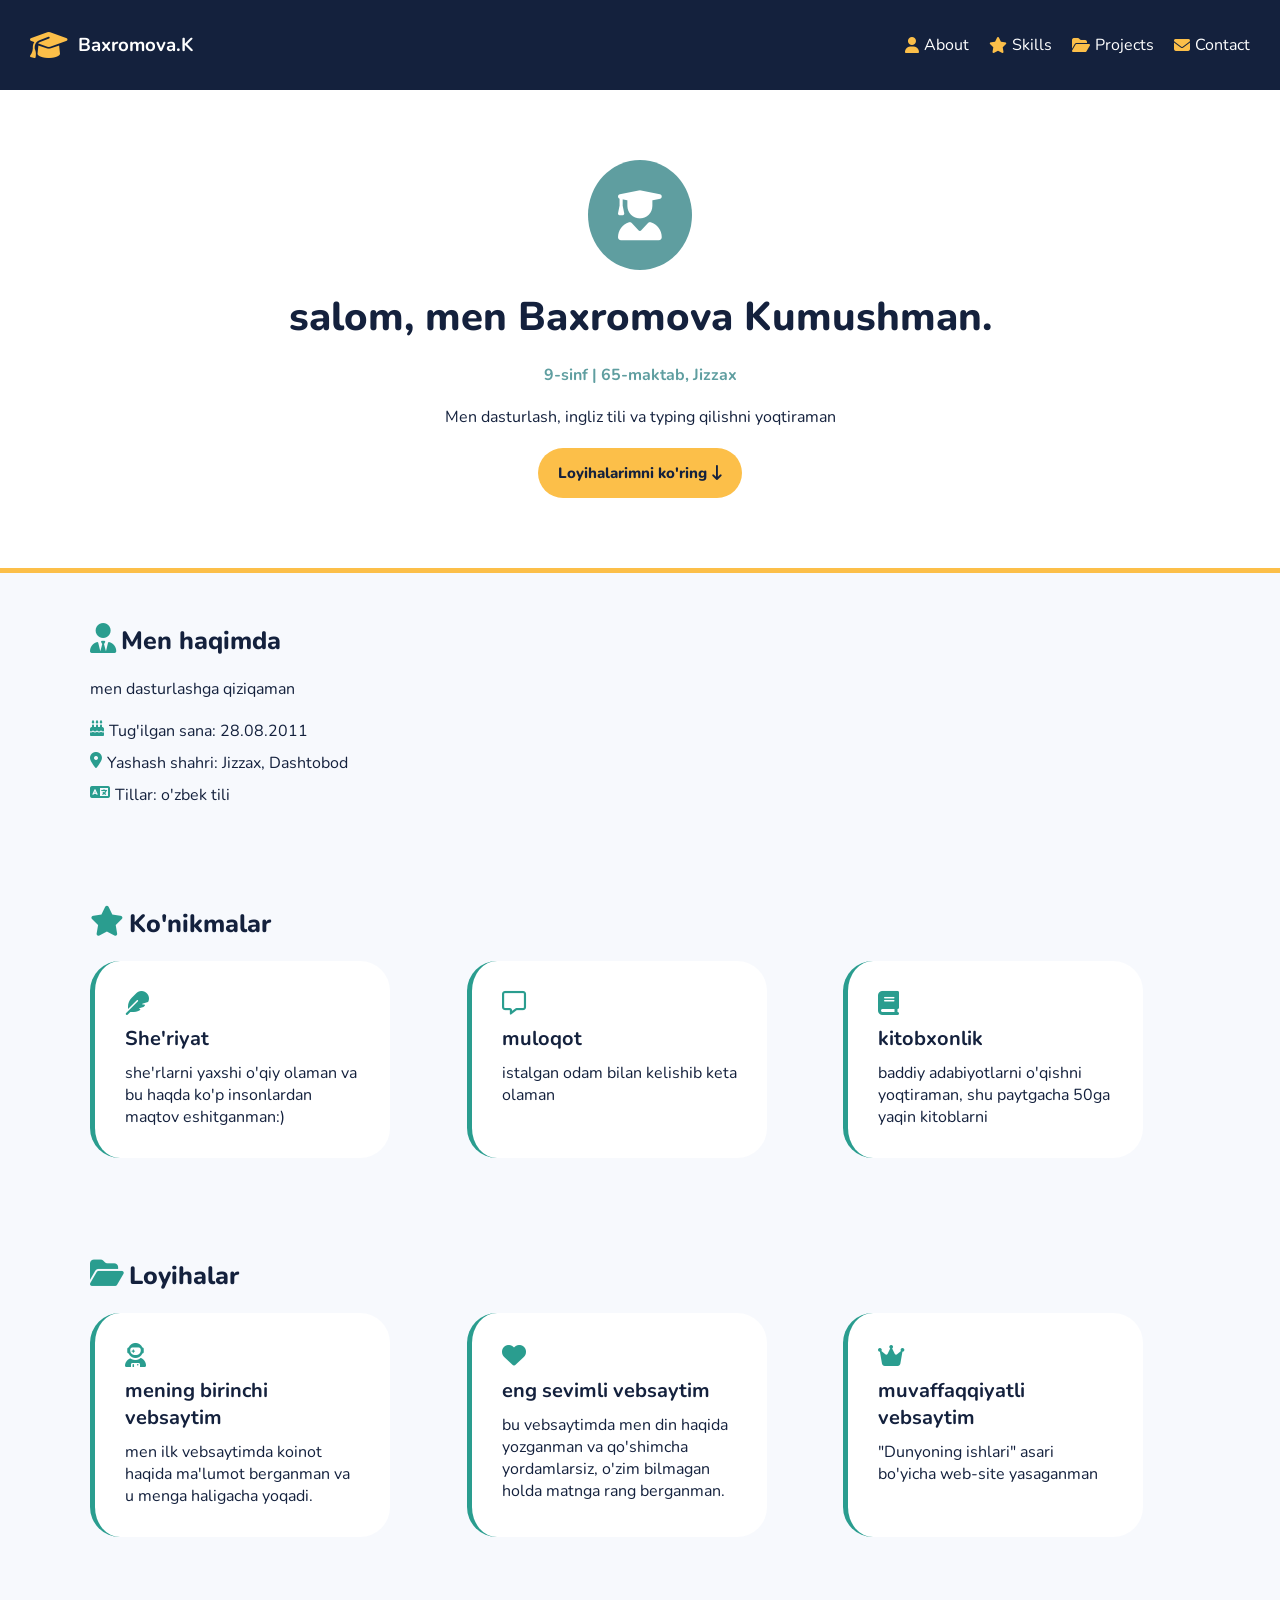
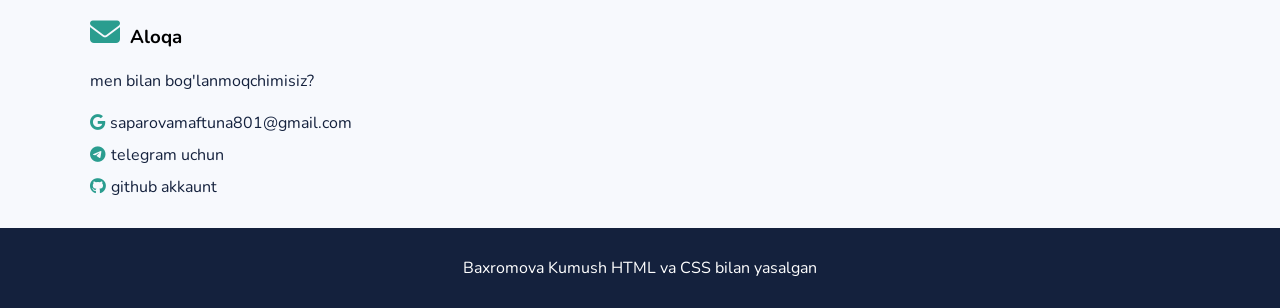
<file: index.html>
<!DOCTYPE html>
<html lang="en">

<head>
    <meta charset="UTF-8">
    <meta name="viewport" content="width=device-width, initial-scale=1.0">
    <title>Baxromova Kumush</title>
    <link rel="stylesheet" href="https://cdnjs.cloudflare.com/ajax/libs/font-awesome/6.5.1/css/all.min.css">
    <link href="https://fonts.googleapis.com/css2?family=Nunito:ital,wght@0,200..1000;1,200..1000&display=swap"
        rel="stylesheet">
</head>
<link rel="stylesheet" href="./style.css">

<body>
    <nav>
        <div class="logo">
            <i class="fa-solid fa-graduation-cap"></i>
            <h3 class="ism">Baxromova.K</h3>
        </div>
        <ol class="menu">
            <li><a href="#birinchi" class="link">
                    <i class="fa-solid fa-user"></i>
                    <p class="menu_items">About</p>
                </a></li>
            <li><a href="#konikmalar" class="link">
                    <i class="fa-solid fa-star"></i>
                    <p class="menu_items">Skills</p>
                </a></li>
            <li><a href="konikmalar" class="link">
                    <i class="fa-solid fa-folder-open"></i>
                    <p class="menu_items">Projects</p>
                </a></li>
            <li><a href="#aloqa" class="link">
                    <i class="fa-solid fa-envelope"></i>
                    <p class="menu_items">Contact</p>
                </a></li>
        </ol>
    </nav>
    <main>
        <section class="birinchi" id="birinchi">
            <i class="fa-solid fa-user-graduate"></i>
            <h2 class="salomlash">salom, men Baxromova Kumushman.</h2>
            <p class="sinf">9-sinf | 65-maktab, Jizzax</p>
            <p class="yoqtirish">Men dasturlash, ingliz tili va typing qilishni yoqtiraman</p>
            <button>Loyihalarimni ko'ring <i class="fa-solid fa-arrow-down-long"></i></button>
        </section>
        <hr class="uzun">
        <section class="ikkinchi" id="ikkinchi">

            <div>
                <i class="fa-solid fa-user-tie"></i>
                <h3>Men haqimda</h3>
            </div>

            <p> men dasturlashga qiziqaman</p>
            <ol>
                <li>
                    <i class="fa-solid fa-cake-candles"></i>
                    <p>Tug'ilgan sana: 28.08.2011</p>
                </li>
                <li>
                    <i class="fa-solid fa-location-dot"></i>
                    <p>Yashash shahri: Jizzax, Dashtobod</p>
                </li>
                <li>
                    <i class="fa-solid fa-language"></i>
                    <p>Tillar: o'zbek tili</p>
                </li>
            </ol>
        </section>
        <section class="konikmalar" id="konikmalar">
            <div>
                <i class="fa-solid fa-star"></i>
                <h3>Ko'nikmalar</h3>
            </div>
            <ol>
                <li>
                    <i class="fa-solid fa-feather"></i>
                    <h3>She'riyat</h3>
                    <p>she'rlarni yaxshi o'qiy olaman va bu haqda ko'p insonlardan maqtov eshitganman:)</p>
                </li>
                <li>
                    <i class="fa-regular fa-message"></i>
                    <h3>muloqot</h3>
                    <p>istalgan odam bilan kelishib keta olaman</p>
                </li>
                <li>
                    <i class="fa-solid fa-book"></i>
                    <h3>kitobxonlik</h3>
                    <p>baddiy adabiyotlarni o'qishni yoqtiraman, shu paytgacha 50ga yaqin kitoblarni</p>
                </li>
            </ol>
        </section>
        <section class="konikmalar">
            <div>
                <i class="fa-solid fa-folder-open"></i>
                <h3>Loyihalar</h3>
            </div>
            <ol>
                <li>
                    <i class="fa-solid fa-user-astronaut"></i>
                    <h3>mening birinchi vebsaytim</h3>
                    <p>men ilk vebsaytimda koinot haqida ma'lumot berganman va u menga haligacha yoqadi. </p>
                </li>
                <li>
                    <i class="fa-solid fa-heart"></i>
                    <h3>eng sevimli vebsaytim</h3>
                    <p>bu vebsaytimda men din haqida yozganman va qo'shimcha yordamlarsiz, o'zim bilmagan holda matnga
                        rang berganman.</p>
                </li>
                <li>
                    <i class="fa-solid fa-crown"></i>
                    <h3>muvaffaqqiyatli vebsaytim</h3>
                    <p>"Dunyoning ishlari" asari bo'yicha web-site yasaganman </p>
                </li>
            </ol>
        </section>
        <section class="aloqa-section" id="aloqa">
            <div>
                <i class="fa-solid fa-envelope"></i>
                <h3>Aloqa</h3>
            </div>
            <p>men bilan bog'lanmoqchimisiz?</p>
            <ol>
                <li>
                    <i class="fa-brands fa-google"></i>
                    <a href="saparovamaftuna801@gmail.com">saparovamaftuna801@gmail.com</a>
                </li>
                <li>
                    <i class="fa-brands fa-telegram"></i>
                    <a href="llxwll.28"> telegram uchun </a>
                </li>
                <li>
                    <i class="fa-brands fa-github"></i>
                    <a href="https://@llxwll_28"> github akkaunt</a>
                </li>
            </ol>
        </section>
    </main>
    <footer>
        <p>Baxromova Kumush HTML va CSS bilan yasalgan</p>
    </footer>
</body>

</html>
</file>
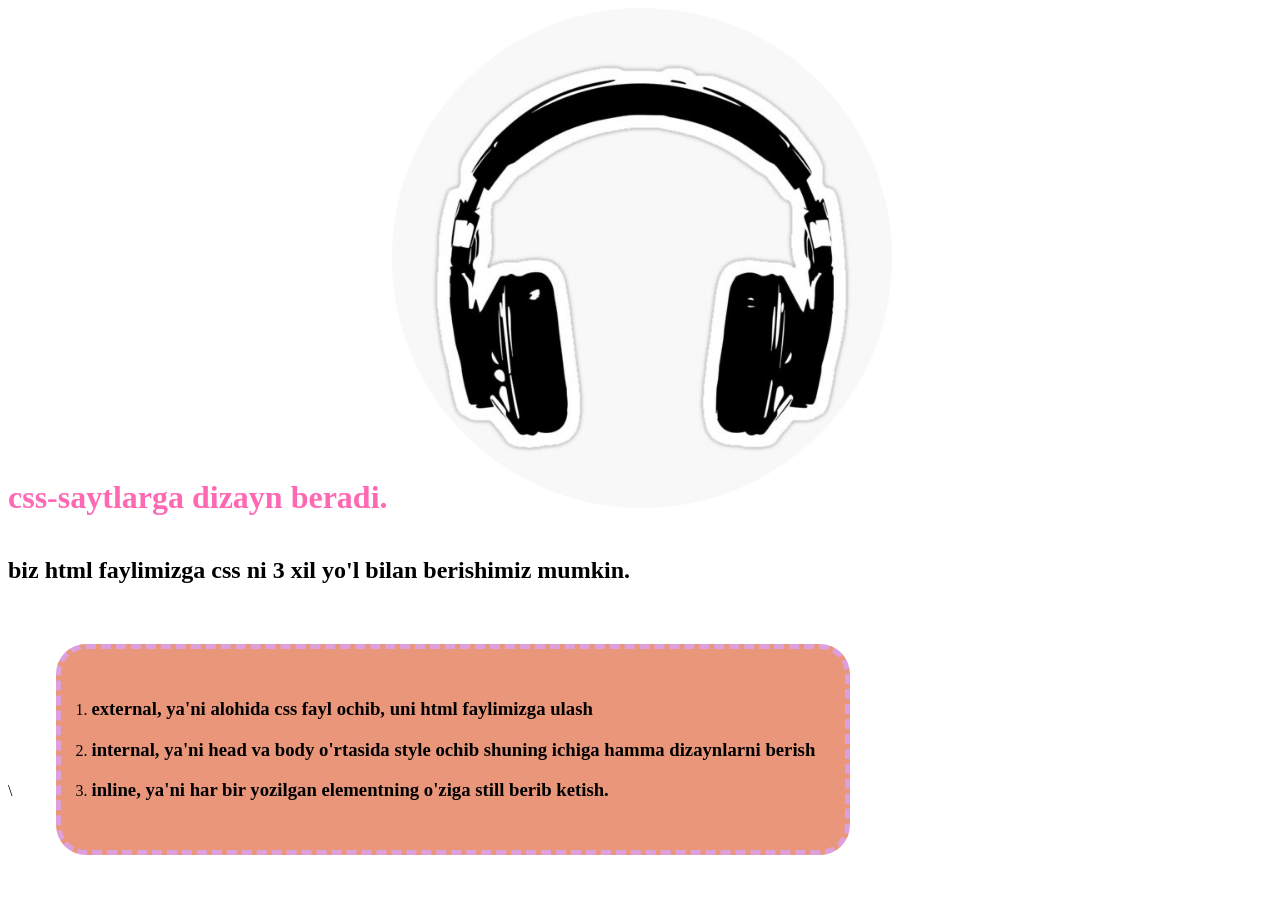
<file: css-1-dars.html>
<!DOCTYPE html>
<html lang="en">
<head>
    <meta charset="UTF-8">
    <meta name="viewport" content="width=device-width, initial-scale=1.0">
    <title>css</title>
</head>
<body>
    <h1 style="color: hotpink; display: inline-block;"> css-saytlarga dizayn beradi.</h1>
    <img src="./naushnik.jpg" alt="" width="500px" style="border-radius: 50%; background-color: cadetblue;">
    <h2>biz html faylimizga css ni 3 xil yo'l bilan berishimiz mumkin.</h2>\
    <ol style="background-color: darksalmon; display: inline-block; padding: 30px; margin: 40px; border: 5px dashed plum; border-radius: 30px;">
        <li><h3>external, ya'ni alohida css fayl ochib, uni html faylimizga ulash </h3>
            <li><h3>internal, ya'ni head va body o'rtasida style ochib shuning ichiga hamma dizaynlarni berish</h3></li>
            <li><h3>inline, ya'ni har bir yozilgan elementning o'ziga still berib ketish. </h3></li>

        </li>
    </ol>
</body>
</html>
</file>
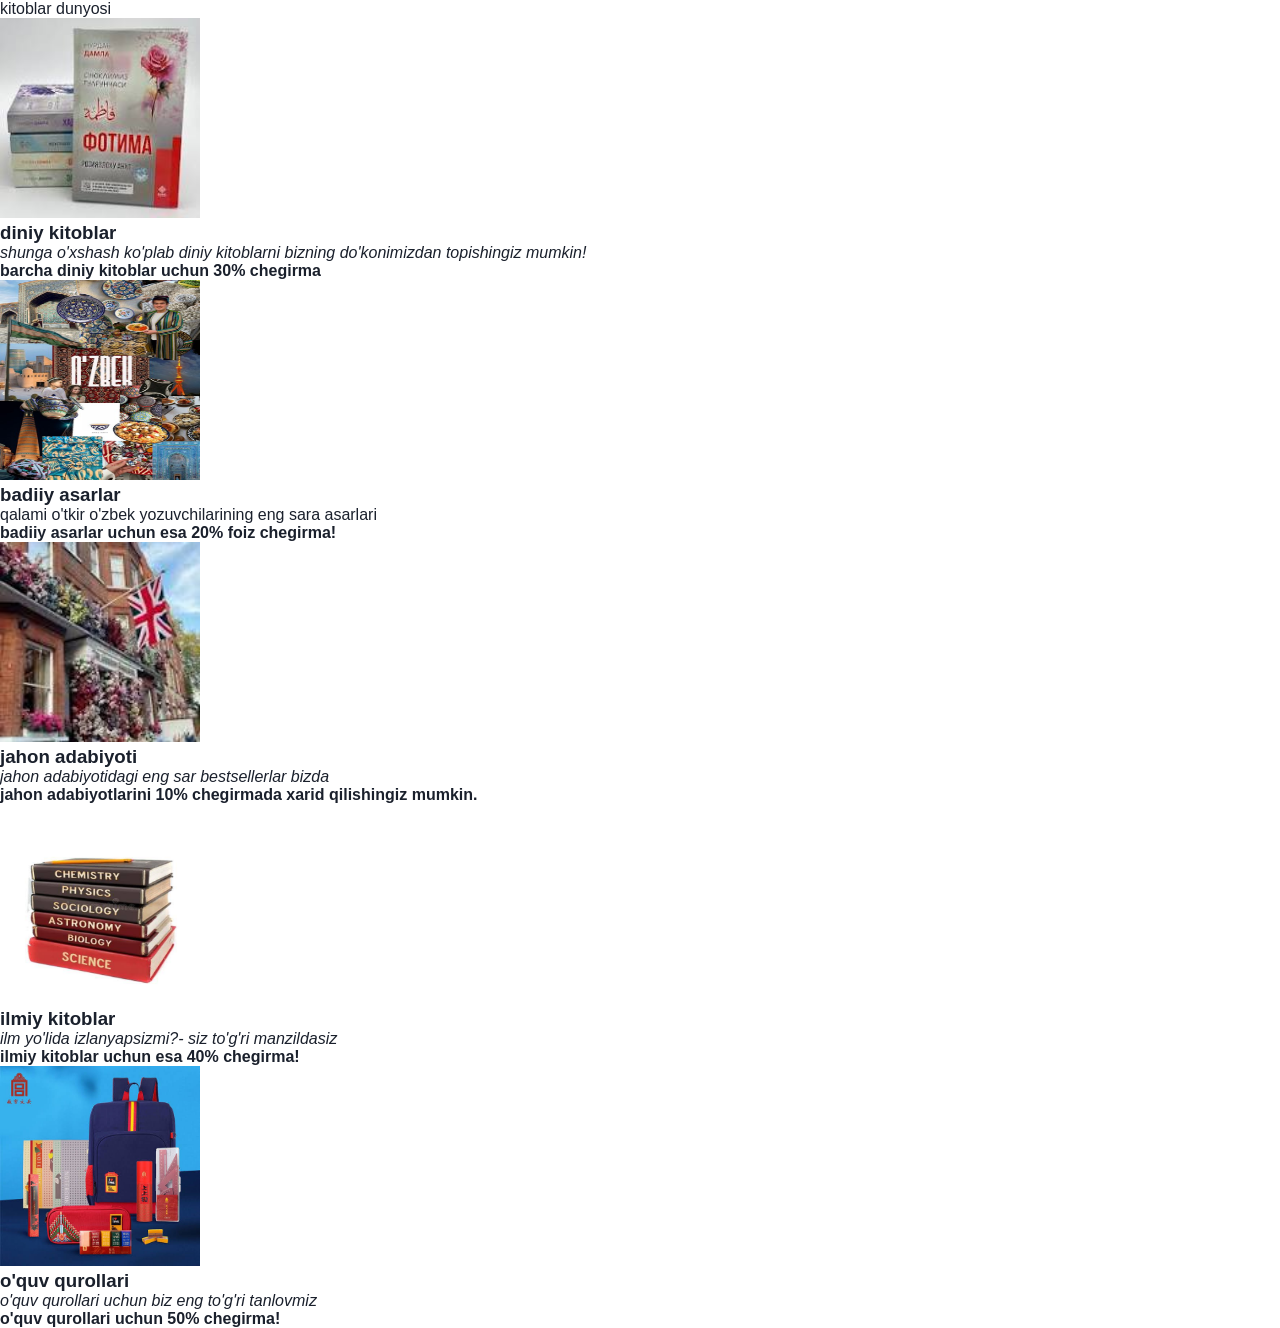
<file: css-3-dars.html>
<!DOCTYPE html>
<html lang="en">

<head>
    <meta charset="UTF-8">
    <meta name="viewport" content="width=device-width, initial-scale=1.0">
    <title>bookflix</title>
</head>
<link rel="stylesheet" href="./13-dars.css">

<body>
    <h1></h1>
    <p class="kitoblar">kitoblar dunyosi</p>
    <div class="tashqi">
        <div class="mahsulot">
            <img src="./diniy.jpg" alt="" width="200px" height="200px">
            <h3 class="nom">diniy kitoblar</h3>
            <p class="tavsif"><i>shunga o'xshash ko'plab diniy kitoblarni bizning do'konimizdan topishingiz mumkin!</i>
            </p>
            <p class="narx"><b>barcha diniy kitoblar uchun 30% chegirma</b></p>
        </div>
        <div class="mahsulot">
            <img src="./uzbek.jpg" alt="" width="200px" height="200px">
            <h3 class="nom"> badiiy asarlar</h3>
            <p class="tavsif">qalami o'tkir o'zbek yozuvchilarining eng sara asarlari</i></p>
            <p class="narx"><b>badiiy asarlar uchun esa 20% foiz chegirma!</b></p>
        </div>
        <div class="mahsulot">
            <img src="./english.jpg" alt="" width="200px" height="200px">
            <h3 class="nom">jahon adabiyoti</h3>
            <p class="tavsif"><i>jahon adabiyotidagi eng sar bestsellerlar bizda</i></p>
            <p class="narx"><b>jahon adabiyotlarini 10% chegirmada xarid qilishingiz mumkin.</b></p>
        </div>
        <div class="mahsulot">
            <img src="./ilmiy.jpg" alt="" width="200px" height="200px">
            <h3 class="nom">ilmiy kitoblar</h3>
            <p class="tavsif"><i>ilm yo'lida izlanyapsizmi?- siz to'g'ri manzildasiz
                </i></p>
            <p class="narx"><b>ilmiy kitoblar uchun esa 40% chegirma!</b></p>
        </div>
        <div class="mahsulot">
            <img src="./kanstavar2.jpg" alt="" width="200px" height="200px">
            <h3 class="nom">o'quv qurollari</h3>
            <p class="tavsif"><i>o'quv qurollari uchun biz eng to'g'ri tanlovmiz
                </i></p>
            <p class="narx"><b>o'quv qurollari uchun 50% chegirma!</b></p>
        </div>

    </div>
</body>

</html>
</file>
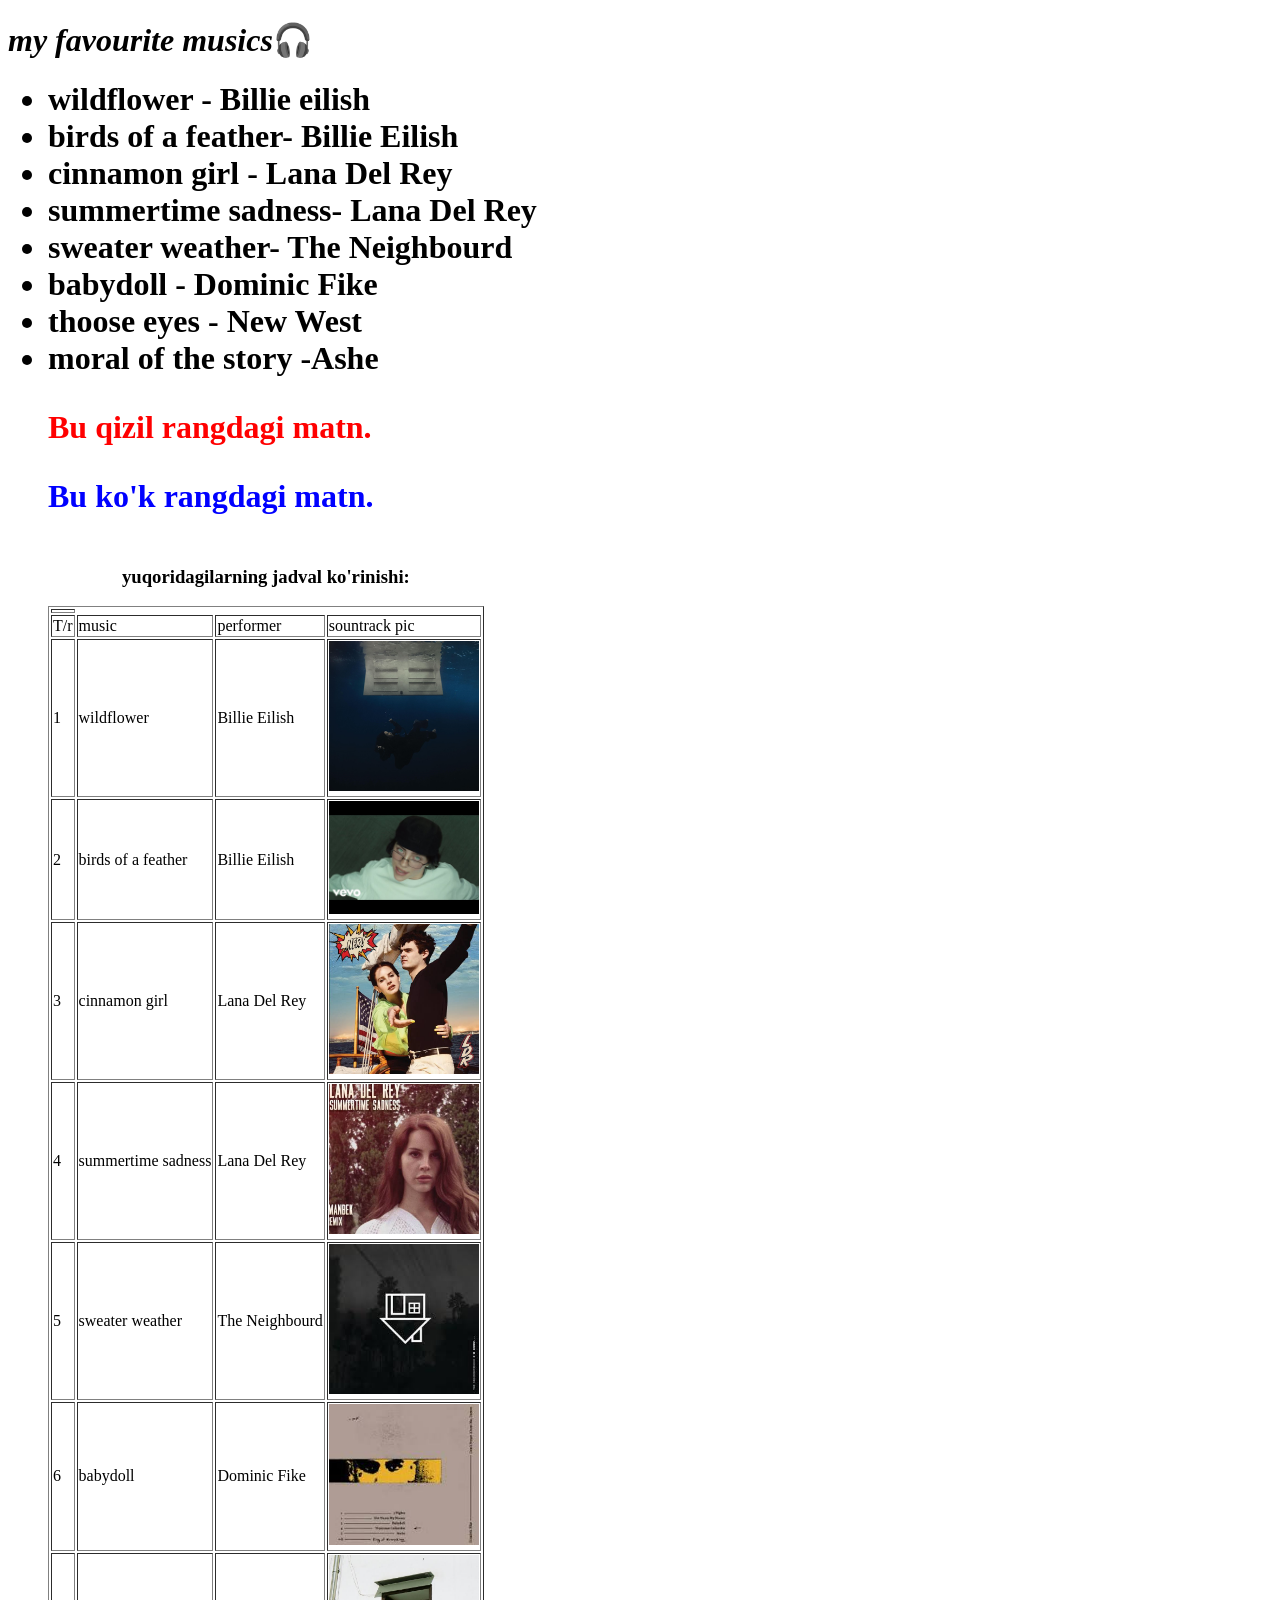
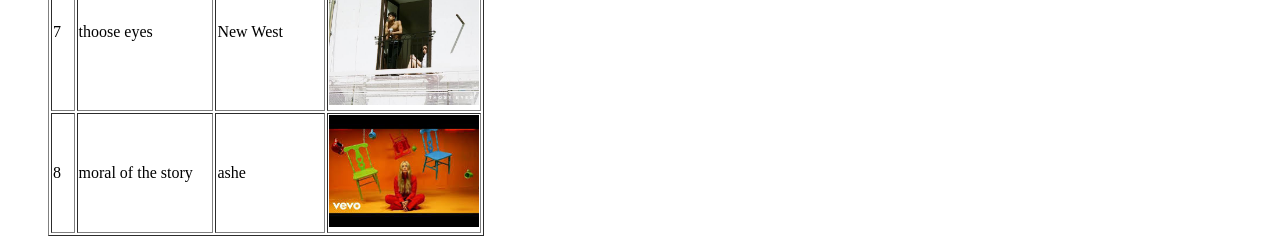
<file: dasturlash.html>
<!DOCTYPE html>
<html lang="en">
<head>
    <meta charset="UTF-8">
    <meta name="viewport" content="width=device-width, initial-scale=1.0">
    <title>Document </title>
</head>
<body>
    <h1><i>my favourite musics</i>🎧</h1>
    <ul>
       <h1> <li>wildflower   -      Billie eilish</li>
        <li>birds of a feather- Billie Eilish</li>
        <li>cinnamon girl    -  Lana Del Rey</li>
        <li>summertime sadness- Lana Del Rey </li>
        <li>sweater weather-    The Neighbourd</li>
        <li>babydoll     -      Dominic Fike</li>
        <li>thoose eyes  -      New West </li>
        <li>moral of the story -Ashe
        </h1></li>
        <table border="1" cellsaping="0" cellpading="15">
            <caption><h3>yuqoridagilarning jadval ko'rinishi:</h3></caption>
            <th>
                <tr>
                    <td>T/r</td>
                    <td>music</td>
                    <td>performer</td>
                    <td>sountrack pic</td>

                </tr>
            </th>
            <tbody>
                <tr>
                    <td>1</td>
                    <td>wildflower</td>
                    <td>Billie Eilish</td>
                    <td><img src="./wildflower.png" alt="" width="150px
                        "></td>
                </tr>
            </tbody>
<tr>
    <td>2</td>
    <td>birds of a feather</td>
    <td>Billie Eilish</td>
    <td><img src="./billie.jpg" alt="" width="150px"></td>

</tr>
<tr>
    <td>3</td>
    <td>cinnamon girl</td>
    <td>Lana Del Rey</td>
    <td><img src="./lana.jpg" alt="" width="150"></td>
</tr>
<tr>
    <td>4</td>
    <td>summertime sadness</td>
    <td>Lana Del Rey</td>
    <td><img src="./borntodie.jpg" alt="" width="150"></td>
</tr>
<tr>
    <td>5</td>
    <td>sweater weather</td>
    <td>The Neighbourd</td>
    <td><img src="./weather.jpg" alt="" width="150px"></td>
</tr>
<tr>
    <td>6</td>
    <td>babydoll</td>
    <td>Dominic Fike</td>
    <td><img src="./babydoll.jpg" alt="" width="150px"></td>
</tr>
<tr>
    <td>7</td>
    <td>thoose eyes</td>
    <td>New West</td>
    <td><img src="./thooseeyes.jpg" alt="" width="150px"></td>

</tr>
<tr>
    <td>8</td>
    <td>moral of the story</td>
    <td>ashe</td>
    <td><img src="./ashe.jpg" alt="" width="150px"></td>
</tr>
<h1><p style="color: red;">Bu qizil rangdagi matn.</p>
<p style="color: blue;">Bu ko'k rangdagi matn.</p></h1>

        </table>
        
    </ul>

</body>
</html>
</file>
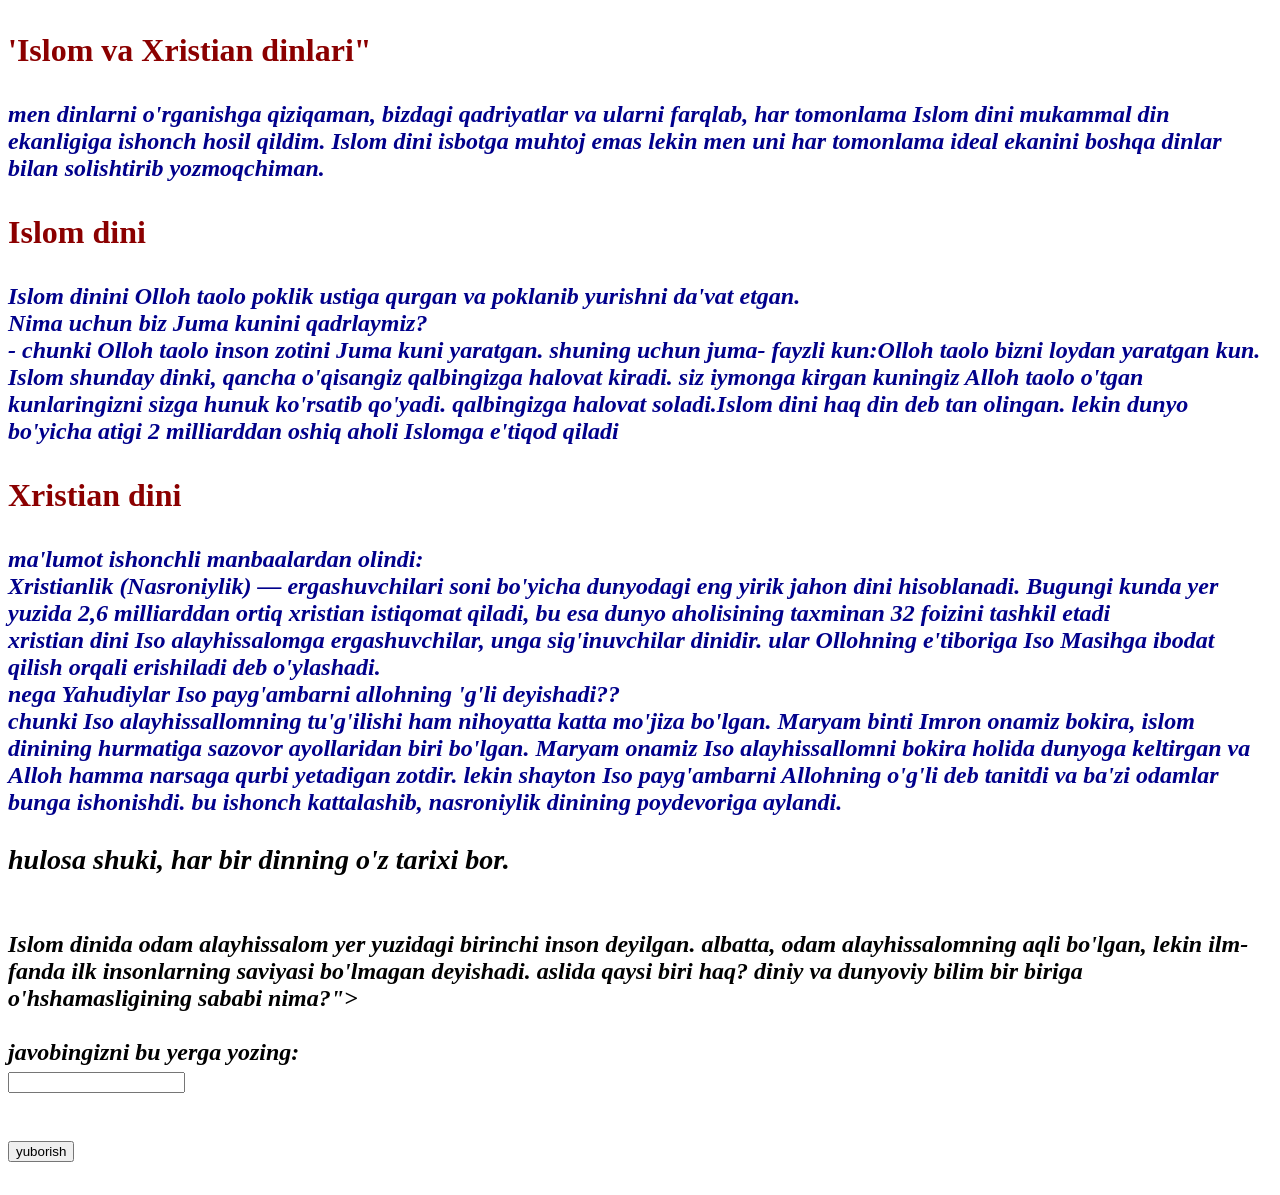
<file: me.html>
<!DOCTYPE html>
<html lang="en">
<head>
    <meta charset="UTF-8">
    <meta name="viewport" content="width=device-width, initial-scale=1.0">
    <title>about me</title>
</head>
<body>
  <caption> <h1><p style="color: darkred;">'Islom va Xristian dinlari"</p></h1></caption>
   <h2><i><p style="color: darkblue">men dinlarni o'rganishga qiziqaman, bizdagi qadriyatlar va ularni farqlab, har tomonlama Islom dini mukammal din ekanligiga ishonch hosil qildim. Islom dini isbotga muhtoj emas lekin men uni har tomonlama ideal ekanini boshqa dinlar bilan solishtirib yozmoqchiman.</style></p></i></h2>
<h1><p style="color:darkred;">Islom dini</style></p></h1>
<h2><i><p style="color: darkblue;"> Islom dinini Olloh taolo poklik ustiga qurgan va poklanib yurishni da'vat etgan.
    <br>
    Nima uchun biz Juma kunini qadrlaymiz?
<br>- chunki Olloh taolo inson zotini Juma kuni yaratgan. shuning uchun juma- fayzli kun:Olloh taolo bizni loydan yaratgan kun. 
<br>Islom shunday dinki, qancha o'qisangiz qalbingizga halovat kiradi. siz iymonga kirgan kuningiz Alloh taolo o'tgan kunlaringizni sizga hunuk ko'rsatib qo'yadi. qalbingizga halovat soladi.Islom dini haq din deb tan olingan. lekin dunyo bo'yicha atigi 2 milliarddan oshiq aholi Islomga e'tiqod qiladi</p></i></h2>
<h1><p style="color: darkred;">Xristian dini</p></h1>
<h2><i><p style="color:  darkblue;"> ma'lumot ishonchli manbaalardan olindi:
    <br>
    Xristianlik (Nasroniylik) — ergashuvchilari soni bo'yicha dunyodagi eng yirik jahon dini hisoblanadi. Bugungi kunda yer yuzida 2,6 milliarddan ortiq xristian istiqomat qiladi, bu esa dunyo aholisining taxminan 32 foizini tashkil etadi
    <br>
    xristian dini Iso alayhissalomga ergashuvchilar, unga sig'inuvchilar dinidir. ular Ollohning e'tiboriga Iso Masihga ibodat qilish orqali erishiladi deb o'ylashadi. 
    <br>
    nega Yahudiylar Iso payg'ambarni allohning 'g'li deyishadi??
    <br>chunki Iso alayhissallomning tu'g'ilishi ham nihoyatta katta mo'jiza bo'lgan. Maryam binti Imron onamiz bokira, islom dinining hurmatiga sazovor ayollaridan biri bo'lgan. Maryam onamiz Iso alayhissallomni bokira holida dunyoga keltirgan va Alloh hamma narsaga qurbi yetadigan zotdir. lekin shayton Iso payg'ambarni Allohning o'g'li deb tanitdi va  ba'zi odamlar bunga ishonishdi. bu ishonch kattalashib, nasroniylik dinining poydevoriga aylandi. 
    <h3><p>hulosa shuki, har bir dinning o'z tarixi bor. 
         </p></h3>
         <br>
         <form action="#"></form>
         <label for="so'rovnoma"> Islom dinida odam alayhissalom yer yuzidagi birinchi inson deyilgan. albatta, odam alayhissalomning aqli bo'lgan, lekin ilm-fanda ilk insonlarning saviyasi bo'lmagan deyishadi. aslida qaysi biri haq? diniy va dunyoviy bilim bir biriga o'hshamasligining sababi nima?"></label>
         <br> <br>
         javobingizni bu yerga yozing:
         <br>
         <input type="text" name="" id="">
         <br>
         <h2><button>yuborish

         </button></h2>
    <h3><p></p></h3>
</p></i></h2>
</body>
</html>
</file>
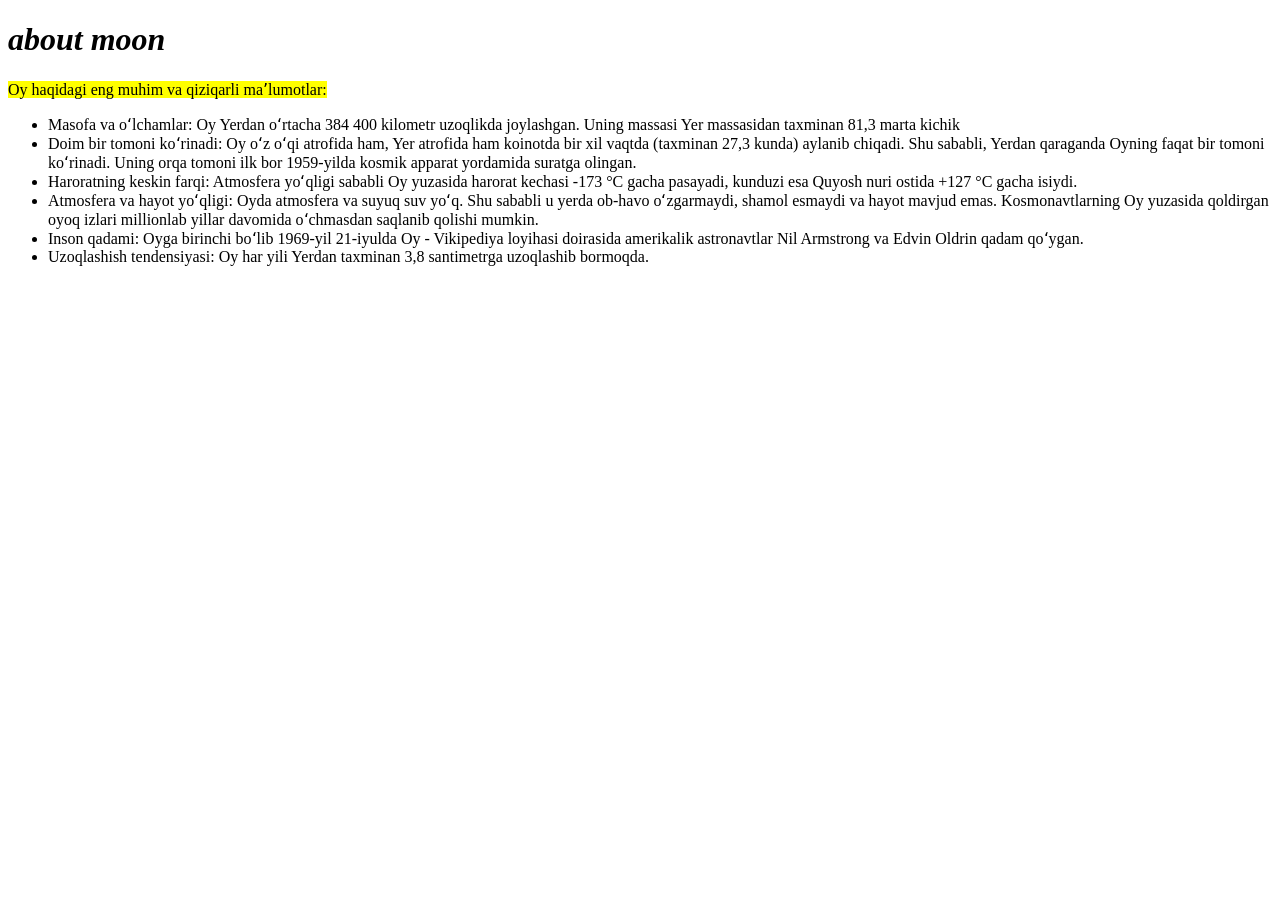
<file: moon.html>
<!DOCTYPE html>
<html lang="en">
<head>
    <meta charset="UTF-8">
    <meta name="viewport" content="width=device-width, initial-scale=1.0">
    <title>oy</title>
</head>
<body>
    <h1><i>about moon</i></h1>
        <mark>Oy haqidagi eng muhim va qiziqarli maʼlumotlar:</mark><i></i>
        <ul>
            <li>Masofa va oʻlchamlar: Oy Yerdan oʻrtacha 384 400 kilometr uzoqlikda joylashgan. Uning massasi Yer massasidan taxminan 81,3 marta kichik</li>
            <li>Doim bir tomoni koʻrinadi: Oy oʻz oʻqi atrofida ham, Yer atrofida ham koinotda bir xil vaqtda (taxminan 27,3 kunda) aylanib chiqadi. Shu sababli, Yerdan qaraganda Oyning faqat bir tomoni koʻrinadi. Uning orqa tomoni ilk bor 1959-yilda kosmik apparat yordamida suratga olingan.</li>
            <li>Haroratning keskin farqi: Atmosfera yoʻqligi sababli Oy yuzasida harorat kechasi -173 °C gacha pasayadi, kunduzi esa Quyosh nuri ostida +127 °C gacha isiydi.</li>
            <li>Atmosfera va hayot yoʻqligi: Oyda atmosfera va suyuq suv yoʻq. Shu sababli u yerda ob-havo oʻzgarmaydi, shamol esmaydi va hayot mavjud emas. Kosmonavtlarning Oy yuzasida qoldirgan oyoq izlari millionlab yillar davomida oʻchmasdan saqlanib qolishi mumkin.</li>
            <li>Inson qadami: Oyga birinchi boʻlib 1969-yil 21-iyulda Oy - Vikipediya loyihasi doirasida amerikalik astronavtlar Nil Armstrong va Edvin Oldrin qadam qoʻygan.</li>
            <li>Uzoqlashish tendensiyasi: Oy har yili Yerdan taxminan 3,8 santimetrga uzoqlashib bormoqda.</li>
        </ul>
        
    </ul>
</body>
</file>
<file: style.css>
*{
    box-sizing: border-box;
    margin: 0;
    padding: 0;
    font-family: "Nunito", sans-serif;
}

nav{
    height: 90px;
    background-color: #14213d;
    padding: 30px;
    display: flex;
    justify-content: space-between;
    position: sticky;
    top: 0;
}

.fa-graduation-cap{
    font-size: 30px;
    color: #fcbf49;
}

.logo {
    display: flex;
    gap: 10px;
    align-items: center;
}

.ism{
    color: white;
}

.menu {
    display: flex;
    gap: 20px;
    align-items: center;
    list-style-type: none;
}

.link{
    color: white;
    text-decoration: none;
    display: flex;
    align-items: center;
    gap: 5px;
}

.fa-solid{
    color: #fcbf49;
}

.link:hover{
    background-color: cadetblue;
    padding: 10px;
    border-radius: 30px;
}

.birinchi{
    padding: 70px;
    display: flex;
    flex-direction: column;
    align-items: center;
    gap: 20px;
}

.fa-user-graduate{
    font-size: 50px;
    background-color: cadetblue;
    padding: 30px;
    color: white;
    border-radius: 50%;
}

.salomlash {
    font-size: 40px;
    color: #14213d;
    font-weight: 800;
}

.sinf{
    color: cadetblue;
    font-weight: 700;
}

.yoqtirish {
    color: #14213d;
}

button{
    background-color: #fcbf49;
    padding: 15px 20px;
    border-radius: 30px;
    border: none;
    color: #14213d;
    font-weight: 800;
    font-size: 15px;
}

.fa-arrow-down-long{
    color: #14213d;
}

.uzun {
    width: 100%;
    height: 5px;
    border: none;
    background-color: #fcbf49;
}

.ikkinchi {
    display: flex;
    flex-direction: column;
    padding: 50px 90px;
    gap: 20px;
    background-color: #f7f9fd;
}

.ikkinchi div {
    display: flex;
    align-items: baseline;
    gap: 5px;
}

.ikkinchi div i {
    color: #2a9d8f;
    font-size: 30px;
}

.ikkinchi div h3{
    color: #14213d;
    font-size: 25px;
    font-weight: 800;
}

.ikkinchi p {
    color: #14213d;
}

.ikkinchi ol {
    display: flex;
    flex-direction: column;
    list-style-type: none;
    gap: 10px;
}

.ikkinchi ol li {
    display: flex;
    gap: 5px;
}

.ikkinchi ol li i {
    color: #2a9d8f;
}

.konikmalar {
display: flex;
flex-direction: column;
gap: 20px;
padding: 50px 90px;
background-color: #f7f9fd;
}

.konikmalar div {
  display: flex;
  gap: 5px;
  align-items: baseline;
}

.konikmalar div i {
    color: #2a9d8f;
    font-size: 30px;
}

.konikmalar div h3 {
    color: #14213d;
    font-size: 25px;
    font-weight: 800;
}
.konikmalar ol {
    list-style-type: none;
    display: grid;
    grid-template-columns: repeat(3, auto);
    gap: 30px;
}

.konikmalar ol li {
    width: 300px;
    padding: 30px;
    display: flex;
    flex-direction: column;
    gap: 10px;
    background-color: #fff;
    border-left: 5px solid #2a9d8f;
    border-radius: 30px;
}

.konikmalar ol li i {
    color: #2a9d8f;
    font-size: 24px;
}

.konikmalar ol li h3 {
    color: #14213d;
    font-size: 20px;
    font-weight: 700px;
}

.konikmalar ol li p {
    color: #14213d;
}

.aloqa-section {
    display: flex;
    flex-direction: column;
    background-color: #f7f9fd;
    padding: 30px 90px;
    gap: 20px;
}

.aloqa-section div{
    display: flex;
    align-items: baseline;
    gap: 10px;
}

.aloqa-section div i {
    color: #2a9d8f;
    font-size: 30px;
}

.aloqa-sectiondiv h3 {
    color: #14213d;
    font-size: 25px;
    font-weight: 800px;
}

.aloqa-section p {
    color: #14213d;
}

.aloqa-section ol {
    list-style-type: none;
    display: flex;
    flex-direction: column;
    gap: 10px;
}

.aloqa-section ol li {
    display: flex;
    gap: 5px;
    align-items: baseline;
}

.aloqa-section ol li i {
    color: #2a9d8f;
}

.aloqa-section ol li a {
    text-decoration: none;
    color: #14213d;
}

footer {
    display: flex;
    justify-content: center;
    align-items: center;
    height: 80px;
    background-color: #14213d;
    color: white;
}
</file>
<file: 13-dars.css>
* {
    margin: 0;
    padding: 0;
    box-sizing: border-box;
    font-family: 'Poppins', sans-serif;
}

body {
    background-color: #ffffff;
    color: #1a202c;
}

/* Navigatsiya paneli dizayni */
.navbar {
    background-color: #0b132b; /* To'q ko'k rang */
    display: flex;
    justify-content: space-between;
    align-items: center;
    padding: 15px 50px;
    color: #ffffff;
}

.logo {
    font-size: 22px;
    font-weight: 700;
    color: #f39c12; /* Sariq rangli logo matni */
    display: flex;
    align-items: center;
    gap: 8px;
}

.nav-links a {
    color: #ffffff;
    text-decoration: none;
    margin-left: 25px;
    font-size: 16px;
    font-weight: 400;
    transition: color 0.3s;
}

.nav-links a i {
    color: #f39c12; /* Ikonkalar sariq rangda */
    margin-right: 5px;
}

.nav-links a:hover {
    color: #f39c12;
}

/* Asosiy sahifa (Hero) qismi */
.hero-section {
    display: flex;
    flex-direction: column;
    align-items: center;
    justify-content: center;
    text-align: center;
    padding: 80px 20px;
}

/* Yashil rangli dumaloq belgi */
.avatar-container {
    margin-bottom: 30px;
}

.avatar-circle {
    background-color: #38b2ac; /* Yashil-havorang tus */
    width: 140px;
    height: 140px;
    border-radius: 50%;
    display: flex;
    align-items: center;
    justify-content: center;
}

.avatar-circle i {
    color: #ffffff;
    font-size: 60px;
}

/* Matnlar dizayni */
.main-title {
    font-size: 42px;
    font-weight: 700;
    color: #0b132b;
    margin-bottom: 15px;
}

.subtitle {
    color: #319795; /* Yashil rangli kichik matn */
    font-size: 18px;
    font-weight: 600;
    margin-bottom: 20px;
}

.description {
    font-size: 18px;
    color: #4a5568;
    margin-bottom: 40px;
}

/* Tugma (Button) dizayni */
.cta-button {
    background-color: #ffb74d; /* To'q sariq rang */
    color: #1a202c;
    border: none;
    padding: 14px 35px;
    font-size: 18px;
    font-weight: 600;
    border-radius: 30px;
    cursor: pointer;
    box-shadow: 0 4px 6px rgba(0, 0, 0, 0.1);
    display: flex;
    align-items: center;
    gap: 10px;
    transition: transform 0.2s, background-color 0.2s;
}

.cta-button:hover {
    background-color: #ffa726;
    transform: translateY(-2px);
}
Koddan ehtiyotkorlik bilan foydalaning.

💡 Kodni ishga tushirish bo'yicha ko'rsatma:

1. Kompyuteringizda yangi bitta papka oching.
2. Papka ichida index.html va style.css nomli ikkita alohida fayl yarating.
3. Yuqoridagi kodlarni mos ravishda joylashtiring va saqlang (Ctrl + S).
4. index.html faylini brauzerda ochib natijani ko'rishingiz mumkin.
</file>
